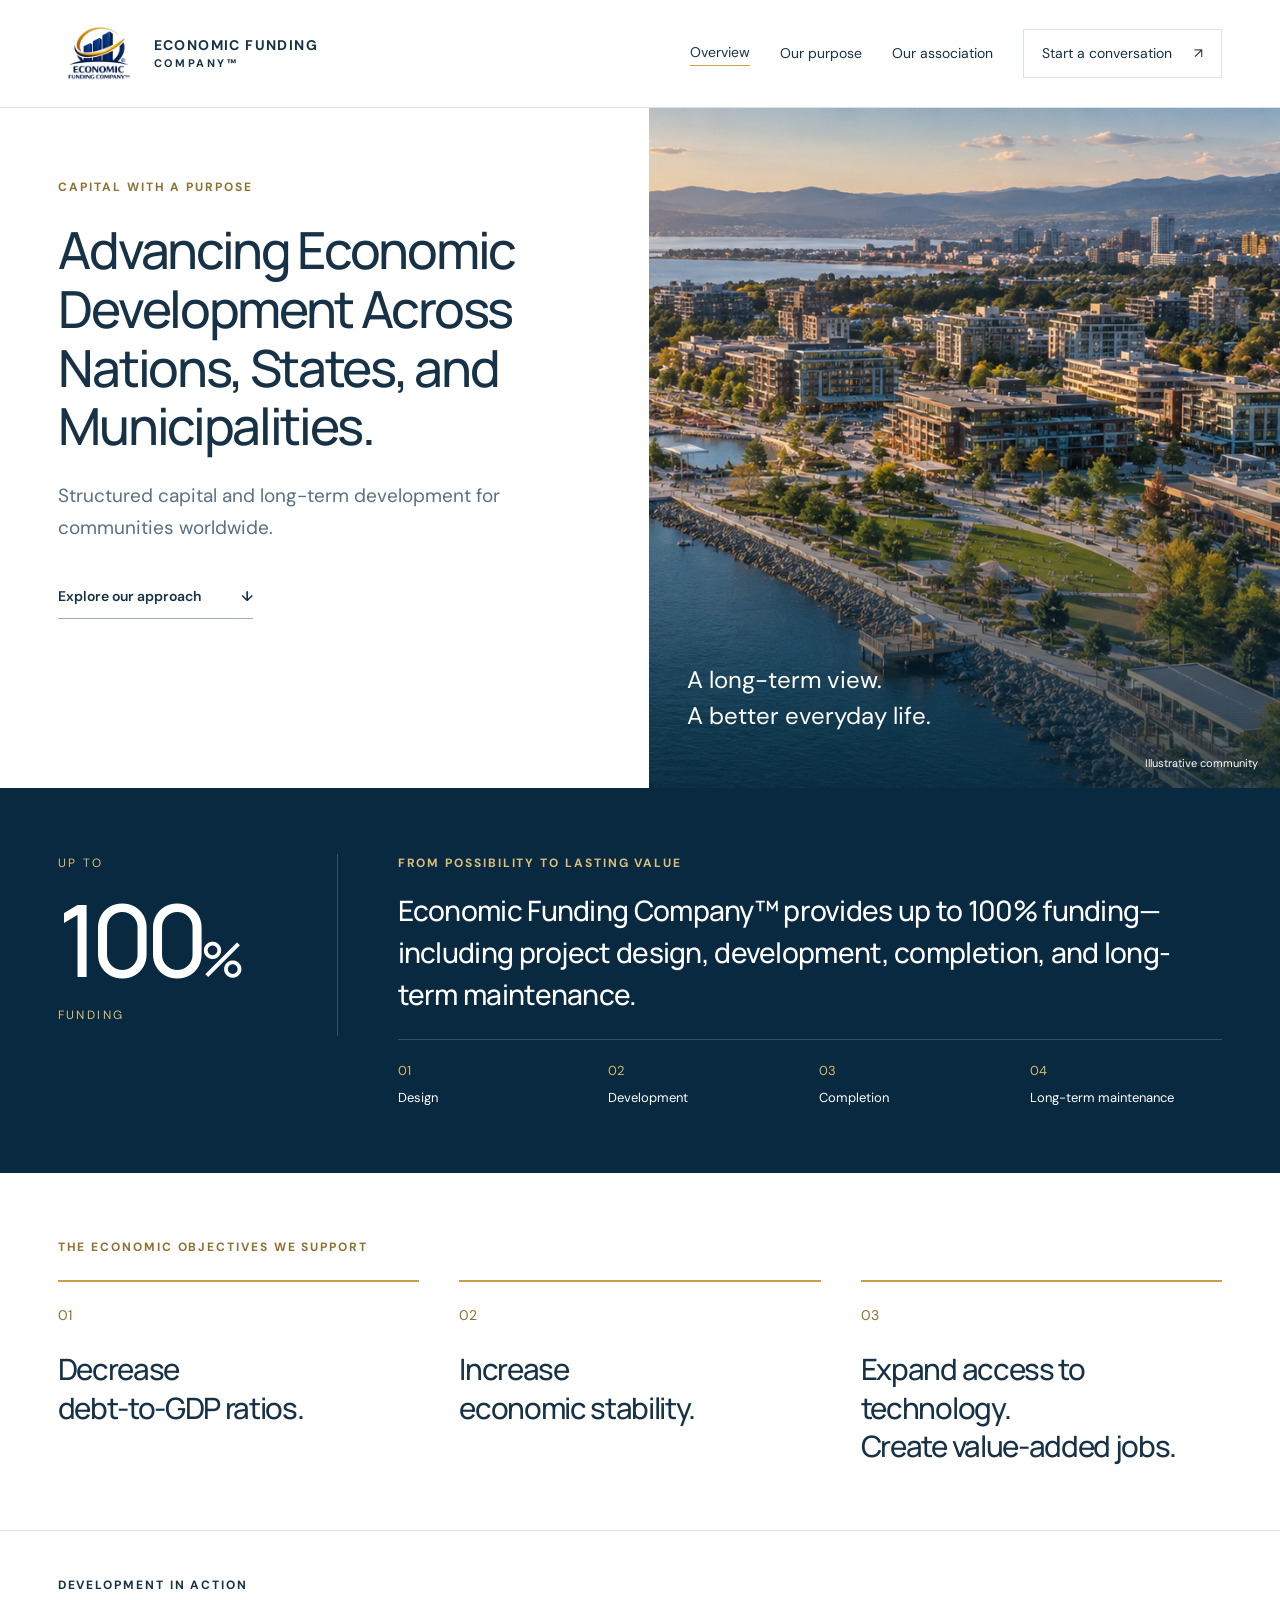
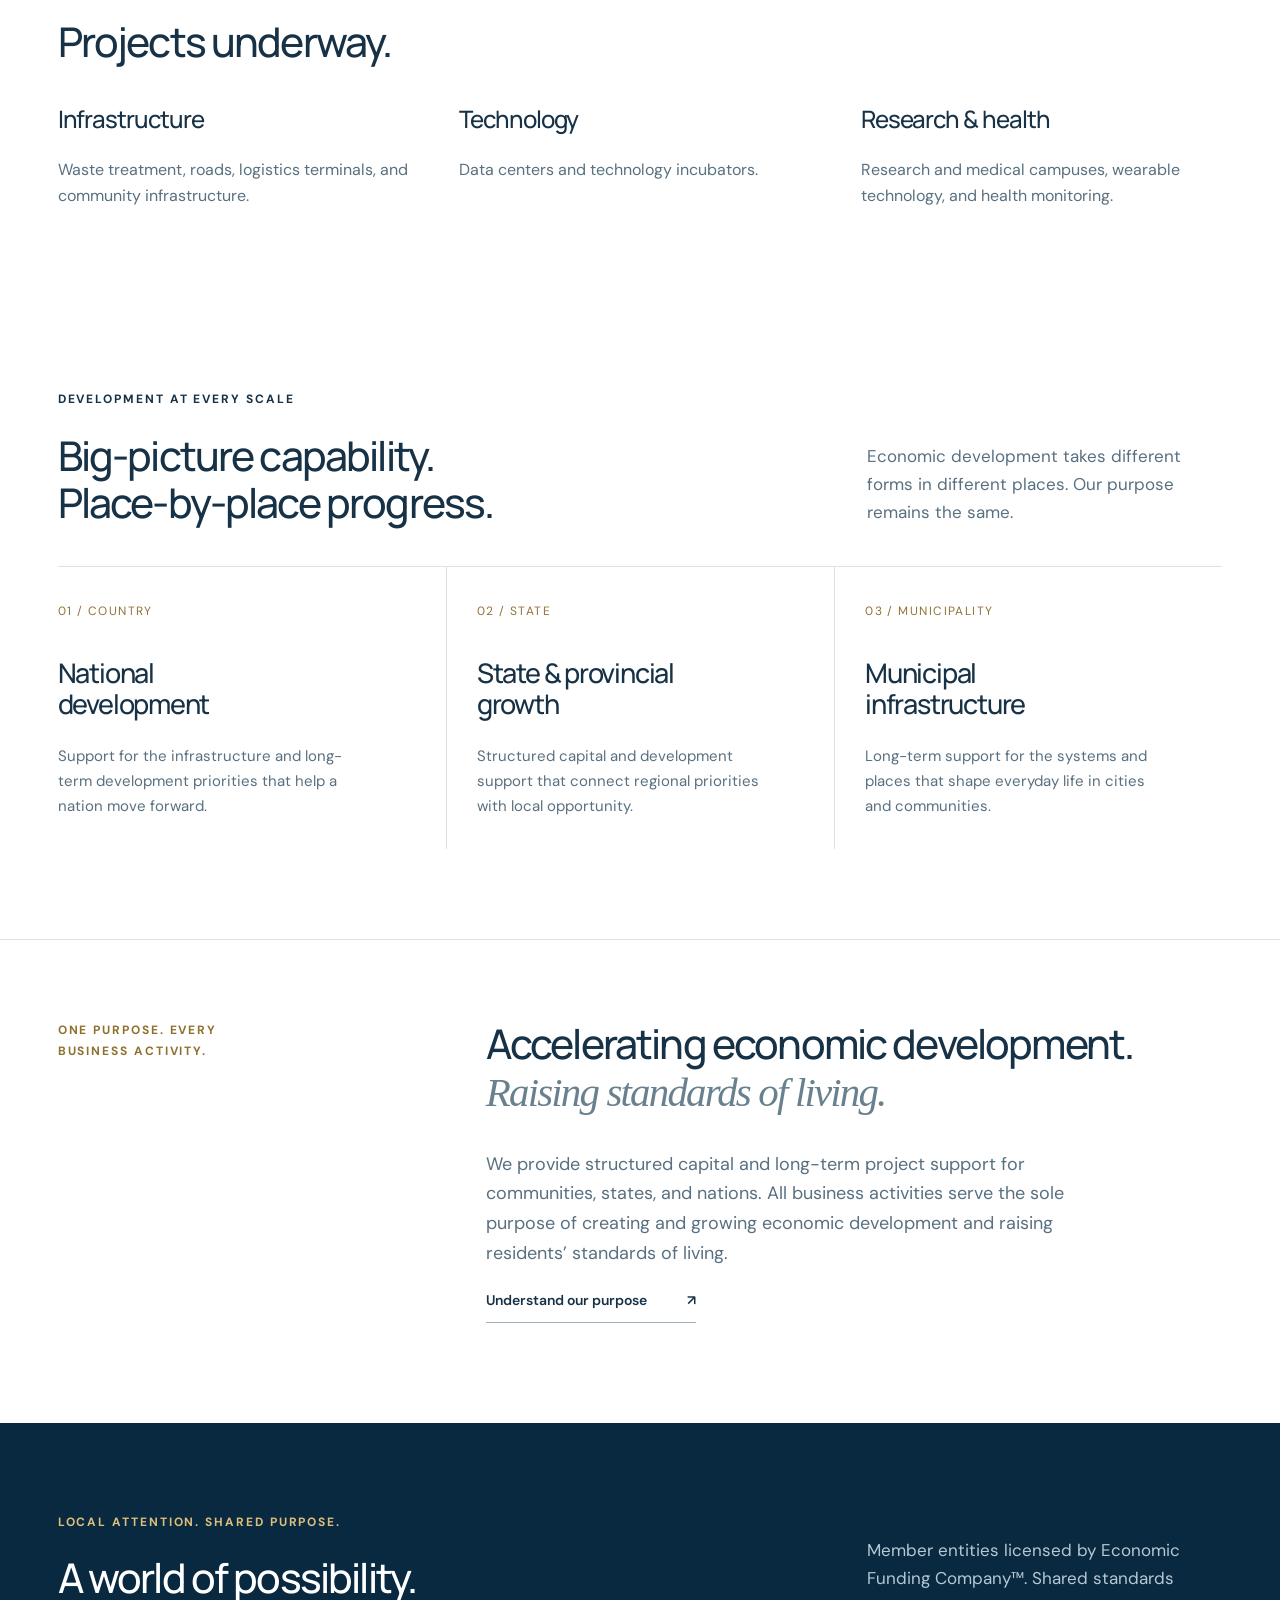
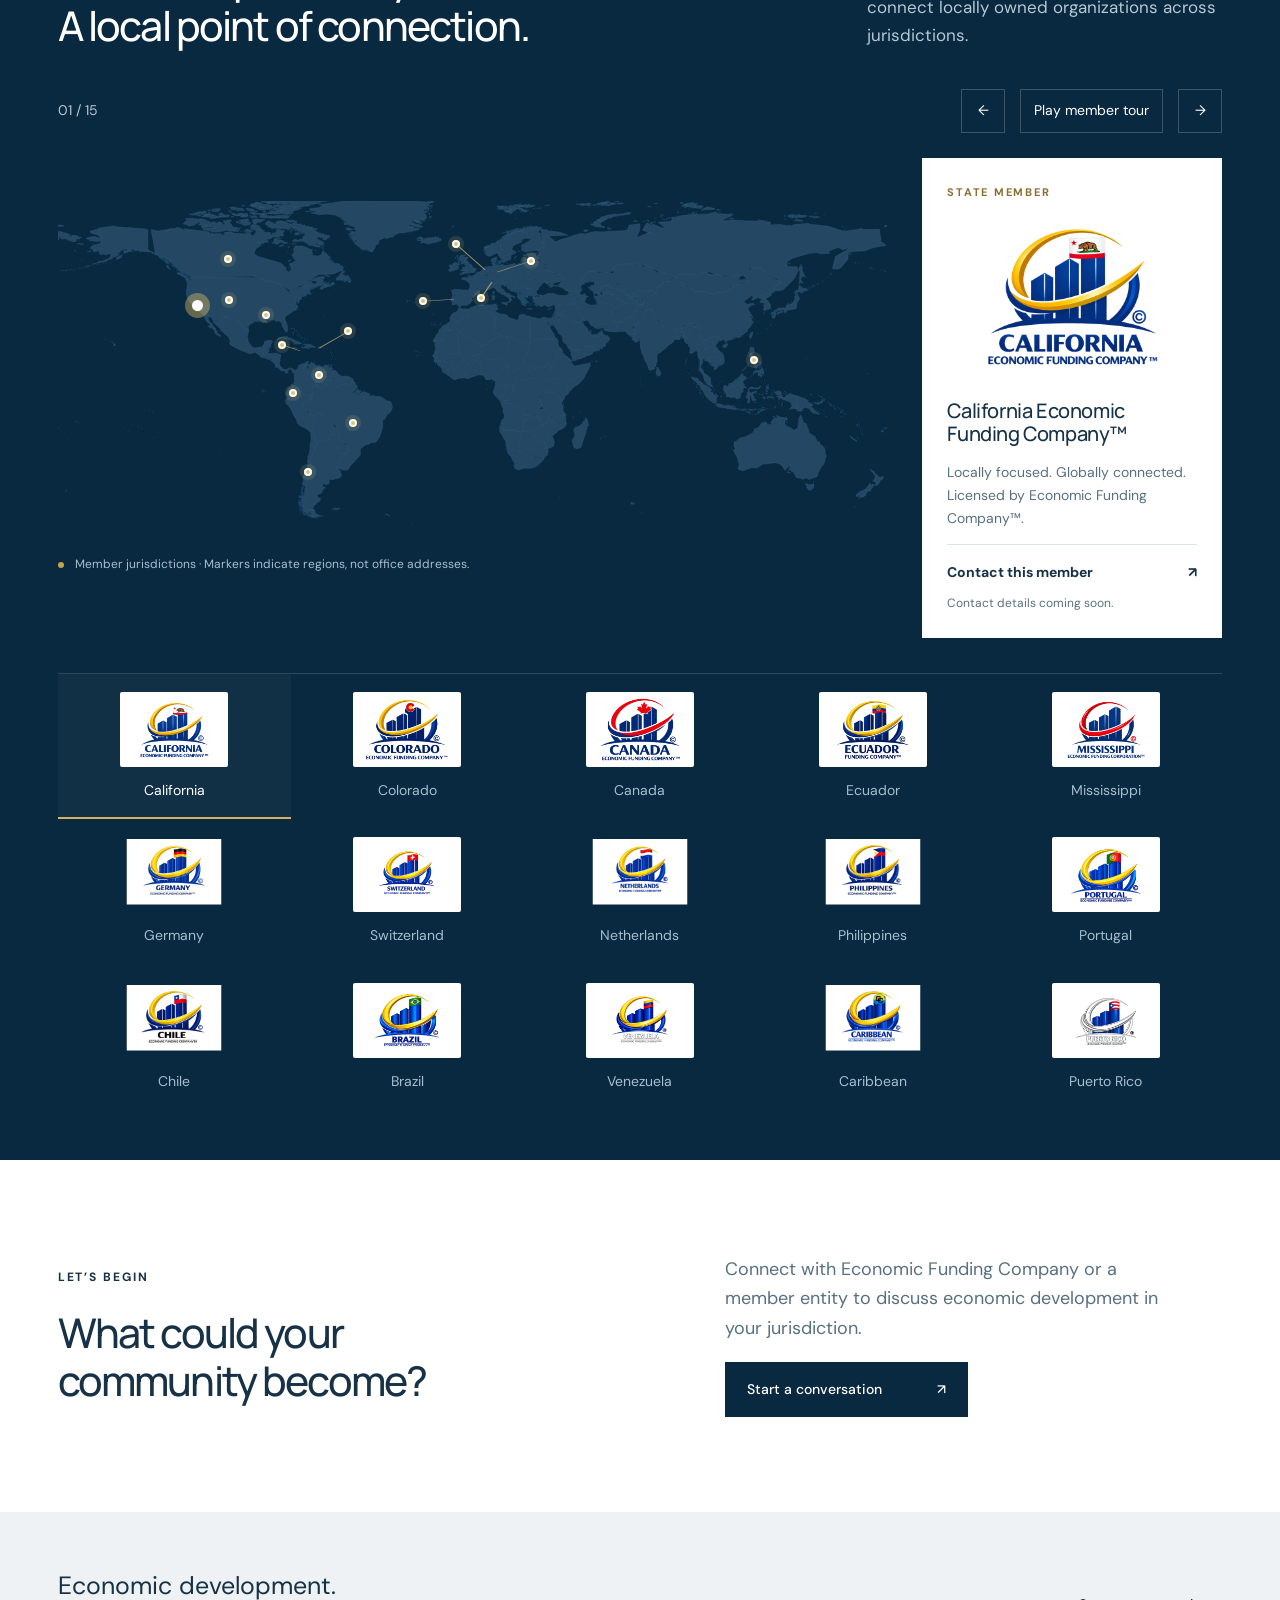
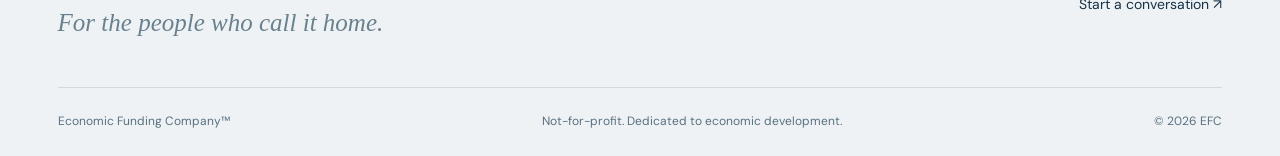
<file: index.html>
<!doctype html><html lang="en"><head><meta charset="utf-8"><meta name="viewport" content="width=device-width,initial-scale=1"><meta name="description" content="Not-for-profit economic development. Structured capital and long-term development for communities worldwide."><title>Economic Funding Company</title><link rel="icon" href="assets/master-transparent.png"><link rel="stylesheet" href="styles.css"><script src="script.js" defer></script></head><body><a class="skip" href="#main">Skip to content</a><header><a class="brand" href="index.html" aria-label="Economic Funding Company home"><img src="assets/master-transparent.png" alt=""/><span>ECONOMIC FUNDING<span>COMPANY™</span></span></a><button class="menu-toggle" aria-expanded="false" aria-controls="nav">Menu <span>☰</span></button><nav id="nav" aria-label="Main navigation"><a href="index.html" aria-current="page">Overview</a><a href="about.html" >Our purpose</a><a href="entities.html" >Our association</a><a class="nav-contact" href="contact.html">Start a conversation <span>↗</span></a></nav></header><main id="main"><section class="hero"><div class="hero-copy"><span class="eyebrow">CAPITAL WITH A PURPOSE</span><h1>Advancing Economic Development Across Nations, States, and Municipalities.</h1><p>Structured capital and long-term development for communities worldwide.</p><a class="text-link" href="#funding">Explore our approach <span>↓</span></a></div><div class="hero-image"><img src="assets/community-hero.png" alt="Illustrative waterfront community with housing, public space and connected infrastructure"/><div class="image-caption">A long-term view.<br><strong>A better everyday life.</strong></div><span class="illustration-note">Illustrative community</span></div></section><section class="funding" id="funding"><div class="wrap funding-layout"><div class="funding-number"><span>UP TO</span><strong>100<span>%</span></strong><span>FUNDING</span></div><div><span class="eyebrow">FROM POSSIBILITY TO LASTING VALUE</span><h2>Economic Funding Company™ provides up to 100% funding—including project design, development, completion, and long-term maintenance.</h2><div class="lifecycle"><span><b>01</b> Design</span><span><b>02</b> Development</span><span><b>03</b> Completion</span><span><b>04</b> Long-term maintenance</span></div></div></div></section><section class="outcomes wrap"><span class="eyebrow">THE ECONOMIC OBJECTIVES WE SUPPORT</span><div class="outcome-grid"><article><span>01</span><h2>Decrease<br>debt-to-GDP ratios.</h2></article><article><span>02</span><h2>Increase<br>economic stability.</h2></article><article><span>03</span><h2>Expand access to technology.<br>Create value-added jobs.</h2></article></div></section><section class="projects wrap"><div class="section-heading"><div><span class="eyebrow">DEVELOPMENT IN ACTION</span><h2>Projects underway.</h2></div></div><div class="project-grid"><article><h3>Infrastructure</h3><p>Waste treatment, roads, logistics terminals, and community infrastructure.</p></article><article><h3>Technology</h3><p>Data centers and technology incubators.</p></article><article><h3>Research & health</h3><p>Research and medical campuses, wearable technology, and health monitoring.</p></article></div></section><section class="wrap scope"><div class="section-heading"><div><span class="eyebrow">DEVELOPMENT AT EVERY SCALE</span><h2>Big-picture capability.<br>Place-by-place progress.</h2></div><p>Economic development takes different forms in different places. Our purpose remains the same.</p></div><div class="scope-grid"><article><span class="index">01 / COUNTRY</span><h3>National <br>development</h3><p>Support for the infrastructure and long-term development priorities that help a nation move forward.</p></article><article><span class="index">02 / STATE</span><h3>State & provincial <br>growth</h3><p>Structured capital and development support that connect regional priorities with local opportunity.</p></article><article><span class="index">03 / MUNICIPALITY</span><h3>Municipal <br>infrastructure</h3><p>Long-term support for the systems and places that shape everyday life in cities and communities.</p></article></div></section><section class="purpose wrap"><span class="eyebrow">ONE PURPOSE. EVERY BUSINESS ACTIVITY.</span><div><h2>Accelerating economic development.<br><em>Raising standards of living.</em></h2><p>We provide structured capital and long-term project support for communities, states, and nations. All business activities serve the sole purpose of creating and growing economic development and raising residents’ standards of living.</p><a class="text-link" href="about.html">Understand our purpose <span>↗</span></a></div></section><section class="network" id="members"><div class="wrap"><div class="section-heading"><div><span class="eyebrow">LOCAL ATTENTION. SHARED PURPOSE.</span><h2>A world of possibility.<br>A local point of connection.</h2></div><p>Member entities licensed by Economic Funding Company™. Shared standards connect locally owned organizations across jurisdictions.</p></div><div class="rotation-controls"><span id="member-position">01 / 15</span><button id="prev-member" aria-label="Previous member">←</button><button id="rotate-members" aria-pressed="false">Play member tour</button><button id="next-member" aria-label="Next member">→</button></div><div class="map-layout"><div class="map-column"><div class="map"><img src="assets/world-map.svg" alt="World map showing the geographic context of member jurisdictions"/><div class="map-markers"><svg class="map-leaders" viewBox="0 0 100 100" preserveAspectRatio="none" aria-hidden="true"><line x1="51.46944444444444" y1="20.599999999999998" x2="48" y2="13"/><line x1="52.90277777777777" y1="21.268965517241384" x2="57" y2="18"/><line x1="52.286111111111104" y1="24.26206896551724" x2="51" y2="29"/><line x1="47.71666666666667" y1="29.379310344827587" x2="44" y2="30"/><line x1="29.166666666666664" y1="44.827586206896555" x2="27" y2="43"/><line x1="31.502777777777776" y1="43.98620689655173" x2="35" y2="39"/></svg><button class="pin selected" data-member="california" style="left:16.805555555555554%;top:31.379310344827587%" aria-label="Select California" title="California" aria-pressed="true"><span></span></button><button class="pin " data-member="colorado" style="left:20.694444444444443%;top:29.655172413793103%" aria-label="Select Colorado" title="Colorado" aria-pressed="false"><span></span></button><button class="pin " data-member="canada" style="left:20.555555555555554%;top:17.24137931034483%" aria-label="Select Canada" title="Canada" aria-pressed="false"><span></span></button><button class="pin " data-member="ecuador" style="left:28.333333333333332%;top:57.58620689655172%" aria-label="Select Ecuador" title="Ecuador" aria-pressed="false"><span></span></button><button class="pin " data-member="mississippi" style="left:25.13888888888889%;top:34.13793103448276%" aria-label="Select Mississippi" title="Mississippi" aria-pressed="false"><span></span></button><button class="pin " data-member="germany" style="left:57%;top:18%" aria-label="Select Germany" title="Germany" aria-pressed="false"><span></span></button><button class="pin " data-member="switzerland" style="left:51%;top:29%" aria-label="Select Switzerland" title="Switzerland" aria-pressed="false"><span></span></button><button class="pin " data-member="netherlands" style="left:48%;top:13%" aria-label="Select Netherlands" title="Netherlands" aria-pressed="false"><span></span></button><button class="pin " data-member="philippines" style="left:83.88888888888889%;top:47.724137931034484%" aria-label="Select Philippines" title="Philippines" aria-pressed="false"><span></span></button><button class="pin " data-member="portugal" style="left:44%;top:30%" aria-label="Select Portugal" title="Portugal" aria-pressed="false"><span></span></button><button class="pin " data-member="chile" style="left:30.13888888888889%;top:81.17241379310346%" aria-label="Select Chile" title="Chile" aria-pressed="false"><span></span></button><button class="pin " data-member="brazil" style="left:35.58333333333333%;top:66.3448275862069%" aria-label="Select Brazil" title="Brazil" aria-pressed="false"><span></span></button><button class="pin " data-member="venezuela" style="left:31.5%;top:52.137931034482754%" aria-label="Select Venezuela" title="Venezuela" aria-pressed="false"><span></span></button><button class="pin " data-member="caribbean" style="left:27%;top:43%" aria-label="Select Caribbean" title="Caribbean" aria-pressed="false"><span></span></button><button class="pin " data-member="puerto-rico" style="left:35%;top:39%" aria-label="Select Puerto Rico" title="Puerto Rico" aria-pressed="false"><span></span></button></div></div><p class="map-caption"><span class="legend-dot"></span> Member jurisdictions · Markers indicate regions, not office addresses.</p></div><article class="member-detail" aria-live="polite"><span class="eyebrow" id="member-kind">STATE MEMBER</span><img id="member-logo" src="assets/california-transparent.png" alt="California Economic Funding Company logo"/><h3 id="member-title">California Economic Funding Company™</h3><p>Locally focused. Globally connected.<br>Licensed by Economic Funding Company™.</p><a id="member-contact" href="contact.html?entity=california">Contact this member <span>↗</span></a><small>Contact details coming soon.</small></article></div><div class="member-selector" aria-label="Choose a member entity"><button data-member="california" class="member-choice selected" aria-pressed="true"><img src="assets/california-transparent.png" alt="" loading="lazy"/><span>California</span></button><button data-member="colorado" class="member-choice " aria-pressed="false"><img src="assets/colorado-transparent.png" alt="" loading="lazy"/><span>Colorado</span></button><button data-member="canada" class="member-choice " aria-pressed="false"><img src="assets/canada-transparent.png" alt="" loading="lazy"/><span>Canada</span></button><button data-member="ecuador" class="member-choice " aria-pressed="false"><img src="assets/ecuador-transparent.png" alt="" loading="lazy"/><span>Ecuador</span></button><button data-member="mississippi" class="member-choice " aria-pressed="false"><img src="assets/mississippi-transparent.png" alt="" loading="lazy"/><span>Mississippi</span></button><button data-member="germany" class="member-choice " aria-pressed="false"><img src="assets/germany-clean.png" alt="" loading="lazy"/><span>Germany</span></button><button data-member="switzerland" class="member-choice " aria-pressed="false"><img src="assets/switzerland-clean.png" alt="" loading="lazy"/><span>Switzerland</span></button><button data-member="netherlands" class="member-choice " aria-pressed="false"><img src="assets/netherlands-clean.png" alt="" loading="lazy"/><span>Netherlands</span></button><button data-member="philippines" class="member-choice " aria-pressed="false"><img src="assets/philippines-clean.png" alt="" loading="lazy"/><span>Philippines</span></button><button data-member="portugal" class="member-choice " aria-pressed="false"><img src="assets/portugal-clean.png" alt="" loading="lazy"/><span>Portugal</span></button><button data-member="chile" class="member-choice " aria-pressed="false"><img src="assets/chile-clean.png" alt="" loading="lazy"/><span>Chile</span></button><button data-member="brazil" class="member-choice " aria-pressed="false"><img src="assets/brazil-clean.png" alt="" loading="lazy"/><span>Brazil</span></button><button data-member="venezuela" class="member-choice " aria-pressed="false"><img src="assets/venezuela-clean.png" alt="" loading="lazy"/><span>Venezuela</span></button><button data-member="caribbean" class="member-choice " aria-pressed="false"><img src="assets/caribbean-clean.png" alt="" loading="lazy"/><span>Caribbean</span></button><button data-member="puerto-rico" class="member-choice " aria-pressed="false"><img src="assets/puerto-rico-clean.png" alt="" loading="lazy"/><span>Puerto Rico</span></button></div></div></section><section class="contact-banner wrap"><div><span class="eyebrow">LET’S BEGIN</span><h2>What could your<br>community become?</h2></div><div><p>Connect with Economic Funding Company or a member entity to discuss economic development in your jurisdiction.</p><a class="button dark" href="contact.html">Start a conversation <span>↗</span></a></div></section></main><footer><div class="footer-top"><p>Economic development.<br><em>For the people who call it home.</em></p><a href="contact.html">Start a conversation ↗</a></div><div class="footer-bottom"><span>Economic Funding Company™</span><span>Not-for-profit. Dedicated to economic development.</span><span>© 2026 EFC</span></div></footer></body></html>
</file>
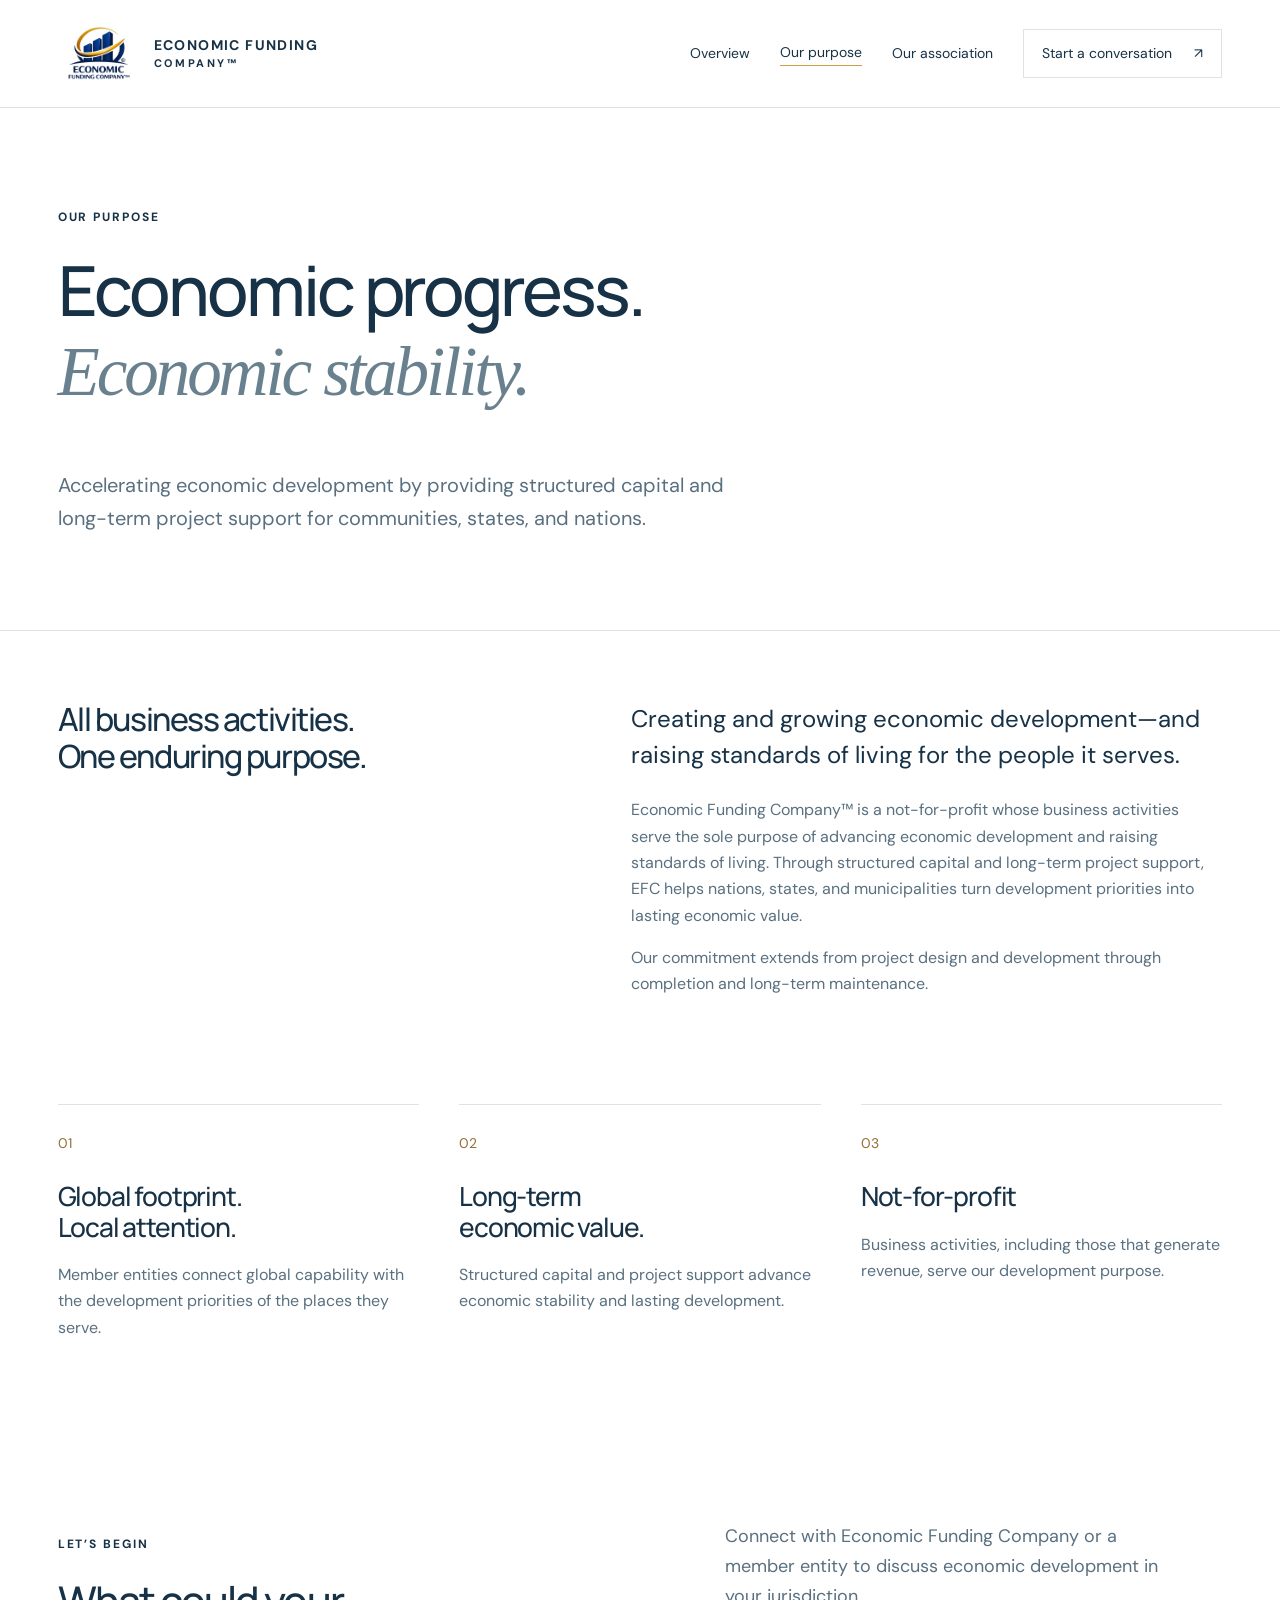
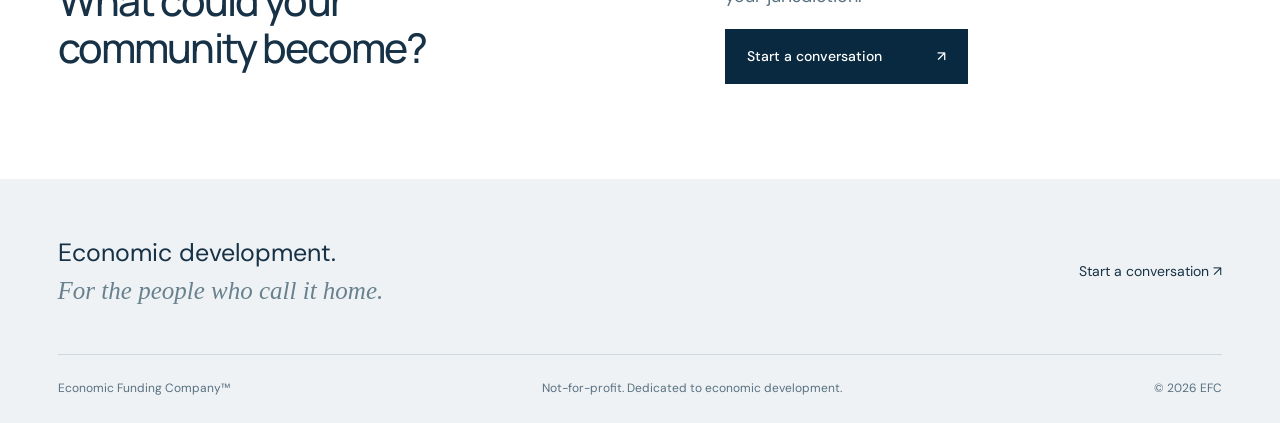
<file: about.html>
<!doctype html><html lang="en"><head><meta charset="utf-8"><meta name="viewport" content="width=device-width,initial-scale=1"><meta name="description" content="Not-for-profit economic development. Structured capital and long-term development for communities worldwide."><title>Our purpose | Economic Funding Company</title><link rel="icon" href="assets/master-transparent.png"><link rel="stylesheet" href="styles.css"><script src="script.js" defer></script></head><body><a class="skip" href="#main">Skip to content</a><header><a class="brand" href="index.html" aria-label="Economic Funding Company home"><img src="assets/master-transparent.png" alt=""/><span>ECONOMIC FUNDING<span>COMPANY™</span></span></a><button class="menu-toggle" aria-expanded="false" aria-controls="nav">Menu <span>☰</span></button><nav id="nav" aria-label="Main navigation"><a href="index.html" >Overview</a><a href="about.html" aria-current="page">Our purpose</a><a href="entities.html" >Our association</a><a class="nav-contact" href="contact.html">Start a conversation <span>↗</span></a></nav></header><main id="main"><section class="page-intro wrap"><span class="eyebrow">OUR PURPOSE</span><h1>Economic progress.<br><em>Economic stability.</em></h1><p>Accelerating economic development by providing structured capital and long-term project support for communities, states, and nations.</p></section><section class="editorial wrap"><h2>All business activities.<br>One enduring purpose.</h2><div><p class="large">Creating and growing economic development—and raising standards of living for the people it serves.</p><p>Economic Funding Company™ is a not-for-profit whose business activities serve the sole purpose of advancing economic development and raising standards of living. Through structured capital and long-term project support, EFC helps nations, states, and municipalities turn development priorities into lasting economic value.</p><p>Our commitment extends from project design and development through completion and long-term maintenance.</p></div></section><section class="principles wrap"><article><span>01</span><h3>Global footprint.<br>Local attention.</h3><p>Member entities connect global capability with the development priorities of the places they serve.</p></article><article><span>02</span><h3>Long-term<br>economic value.</h3><p>Structured capital and project support advance economic stability and lasting development.</p></article><article><span>03</span><h3>Not-for-profit</h3><p>Business activities, including those that generate revenue, serve our development purpose.</p></article></section><section class="contact-banner wrap"><div><span class="eyebrow">LET’S BEGIN</span><h2>What could your<br>community become?</h2></div><div><p>Connect with Economic Funding Company or a member entity to discuss economic development in your jurisdiction.</p><a class="button dark" href="contact.html">Start a conversation <span>↗</span></a></div></section></main><footer><div class="footer-top"><p>Economic development.<br><em>For the people who call it home.</em></p><a href="contact.html">Start a conversation ↗</a></div><div class="footer-bottom"><span>Economic Funding Company™</span><span>Not-for-profit. Dedicated to economic development.</span><span>© 2026 EFC</span></div></footer></body></html>
</file>
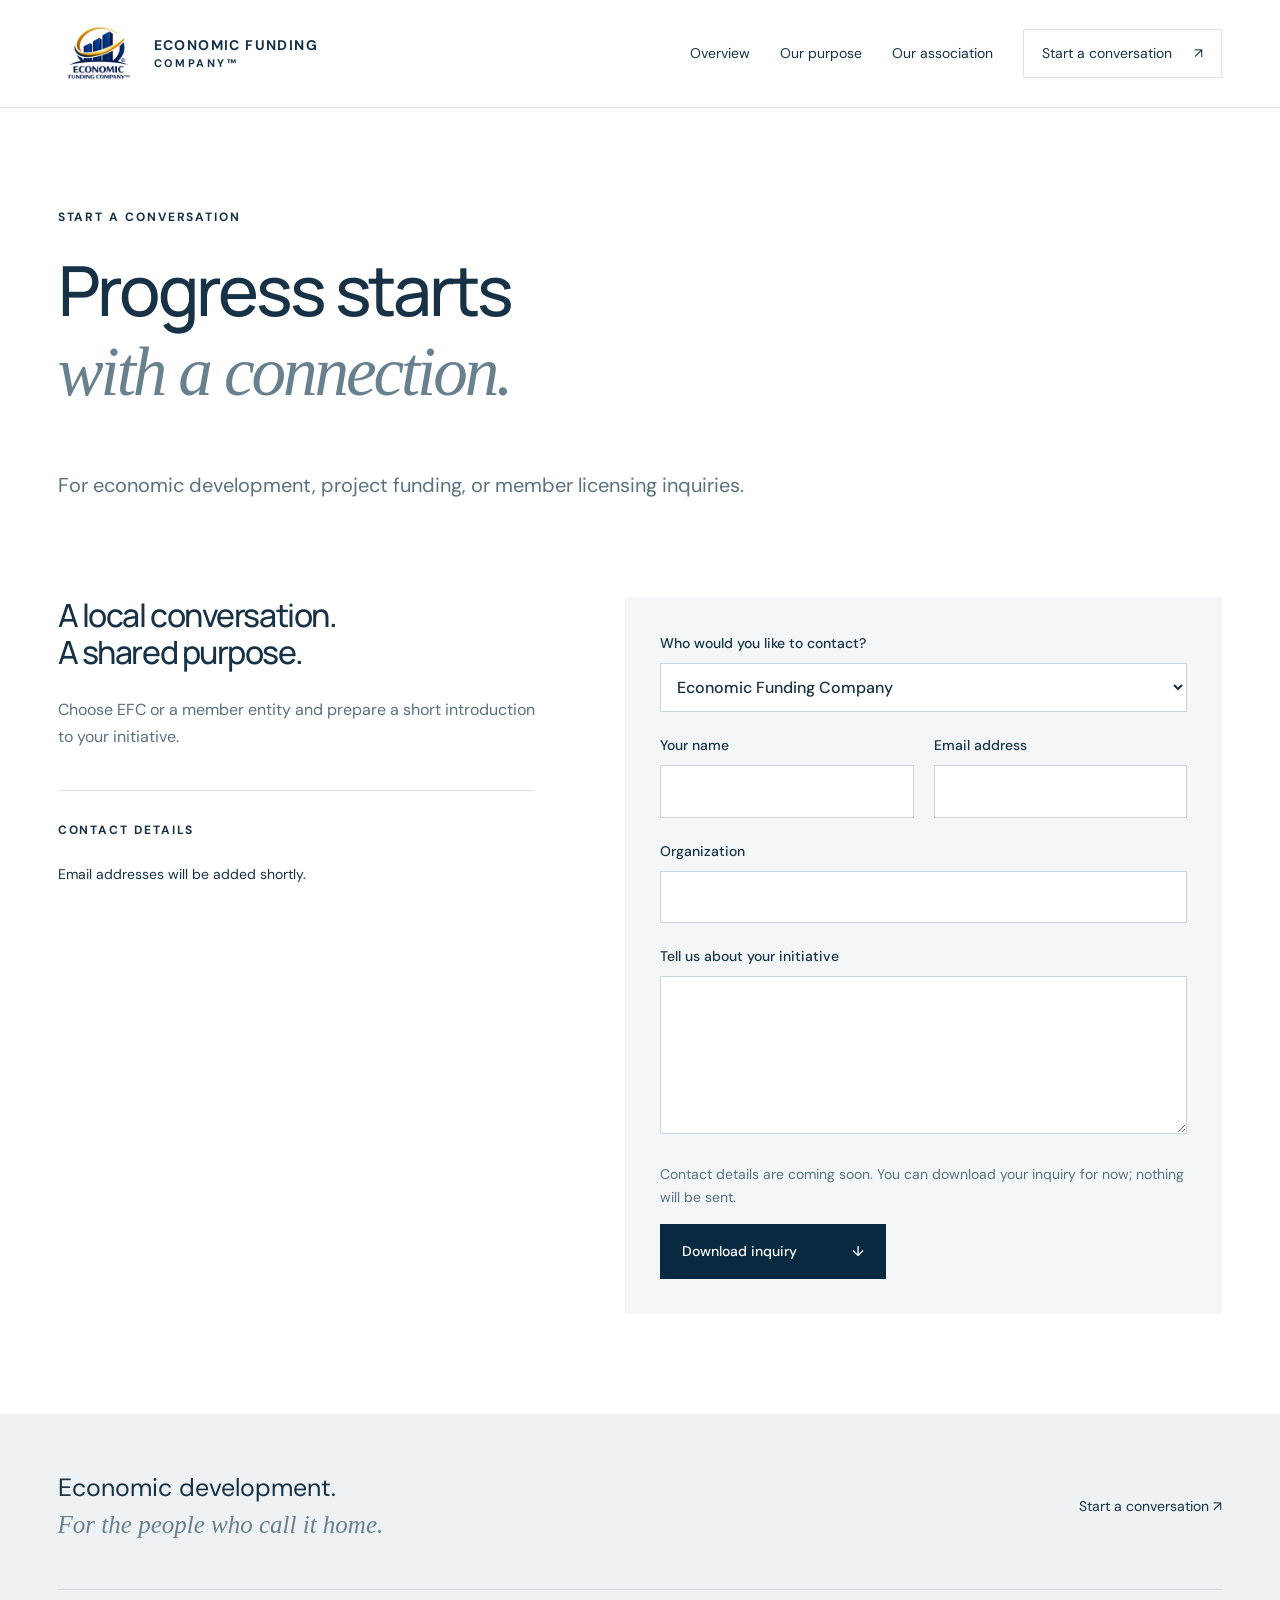
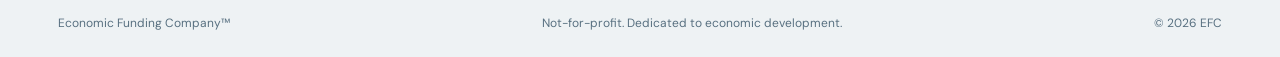
<file: contact.html>
<!doctype html><html lang="en"><head><meta charset="utf-8"><meta name="viewport" content="width=device-width,initial-scale=1"><meta name="description" content="Not-for-profit economic development. Structured capital and long-term development for communities worldwide."><title>Contact | Economic Funding Company</title><link rel="icon" href="assets/master-transparent.png"><link rel="stylesheet" href="styles.css"><script src="script.js" defer></script></head><body><a class="skip" href="#main">Skip to content</a><header><a class="brand" href="index.html" aria-label="Economic Funding Company home"><img src="assets/master-transparent.png" alt=""/><span>ECONOMIC FUNDING<span>COMPANY™</span></span></a><button class="menu-toggle" aria-expanded="false" aria-controls="nav">Menu <span>☰</span></button><nav id="nav" aria-label="Main navigation"><a href="index.html" >Overview</a><a href="about.html" >Our purpose</a><a href="entities.html" >Our association</a><a class="nav-contact" href="contact.html">Start a conversation <span>↗</span></a></nav></header><main id="main"><section class="page-intro wrap"><span class="eyebrow">START A CONVERSATION</span><h1>Progress starts<br><em>with a connection.</em></h1><p>For economic development, project funding, or member licensing inquiries.</p></section><section class="contact-layout wrap"><aside><h2>A local conversation.<br>A shared purpose.</h2><p>Choose EFC or a member entity and prepare a short introduction to your initiative.</p><div class="contact-placeholder"><span class="eyebrow">CONTACT DETAILS</span><p>Email addresses will be added shortly.</p></div></aside><form id="inquiry-form"><label>Who would you like to contact?<select name="entity"><option value="efc">Economic Funding Company</option><option value="california">California</option><option value="colorado">Colorado</option><option value="canada">Canada</option><option value="ecuador">Ecuador</option><option value="mississippi">Mississippi</option><option value="germany">Germany</option><option value="switzerland">Switzerland</option><option value="netherlands">Netherlands</option><option value="philippines">Philippines</option><option value="portugal">Portugal</option><option value="chile">Chile</option><option value="brazil">Brazil</option><option value="venezuela">Venezuela</option><option value="caribbean">Caribbean</option><option value="puerto-rico">Puerto Rico</option></select></label><div class="form-row"><label>Your name<input name="name" autocomplete="name" required/></label><label>Email address<input type="email" name="email" autocomplete="email" required/></label></div><label>Organization<input name="organization" autocomplete="organization"/></label><label>Tell us about your initiative<textarea name="message" rows="5" required></textarea></label><p class="form-note" id="form-status" role="status">Contact details are coming soon. You can download your inquiry for now; nothing will be sent.</p><button class="button dark" type="submit">Download inquiry <span>↓</span></button></form></section></main><footer><div class="footer-top"><p>Economic development.<br><em>For the people who call it home.</em></p><a href="contact.html">Start a conversation ↗</a></div><div class="footer-bottom"><span>Economic Funding Company™</span><span>Not-for-profit. Dedicated to economic development.</span><span>© 2026 EFC</span></div></footer></body></html>
</file>
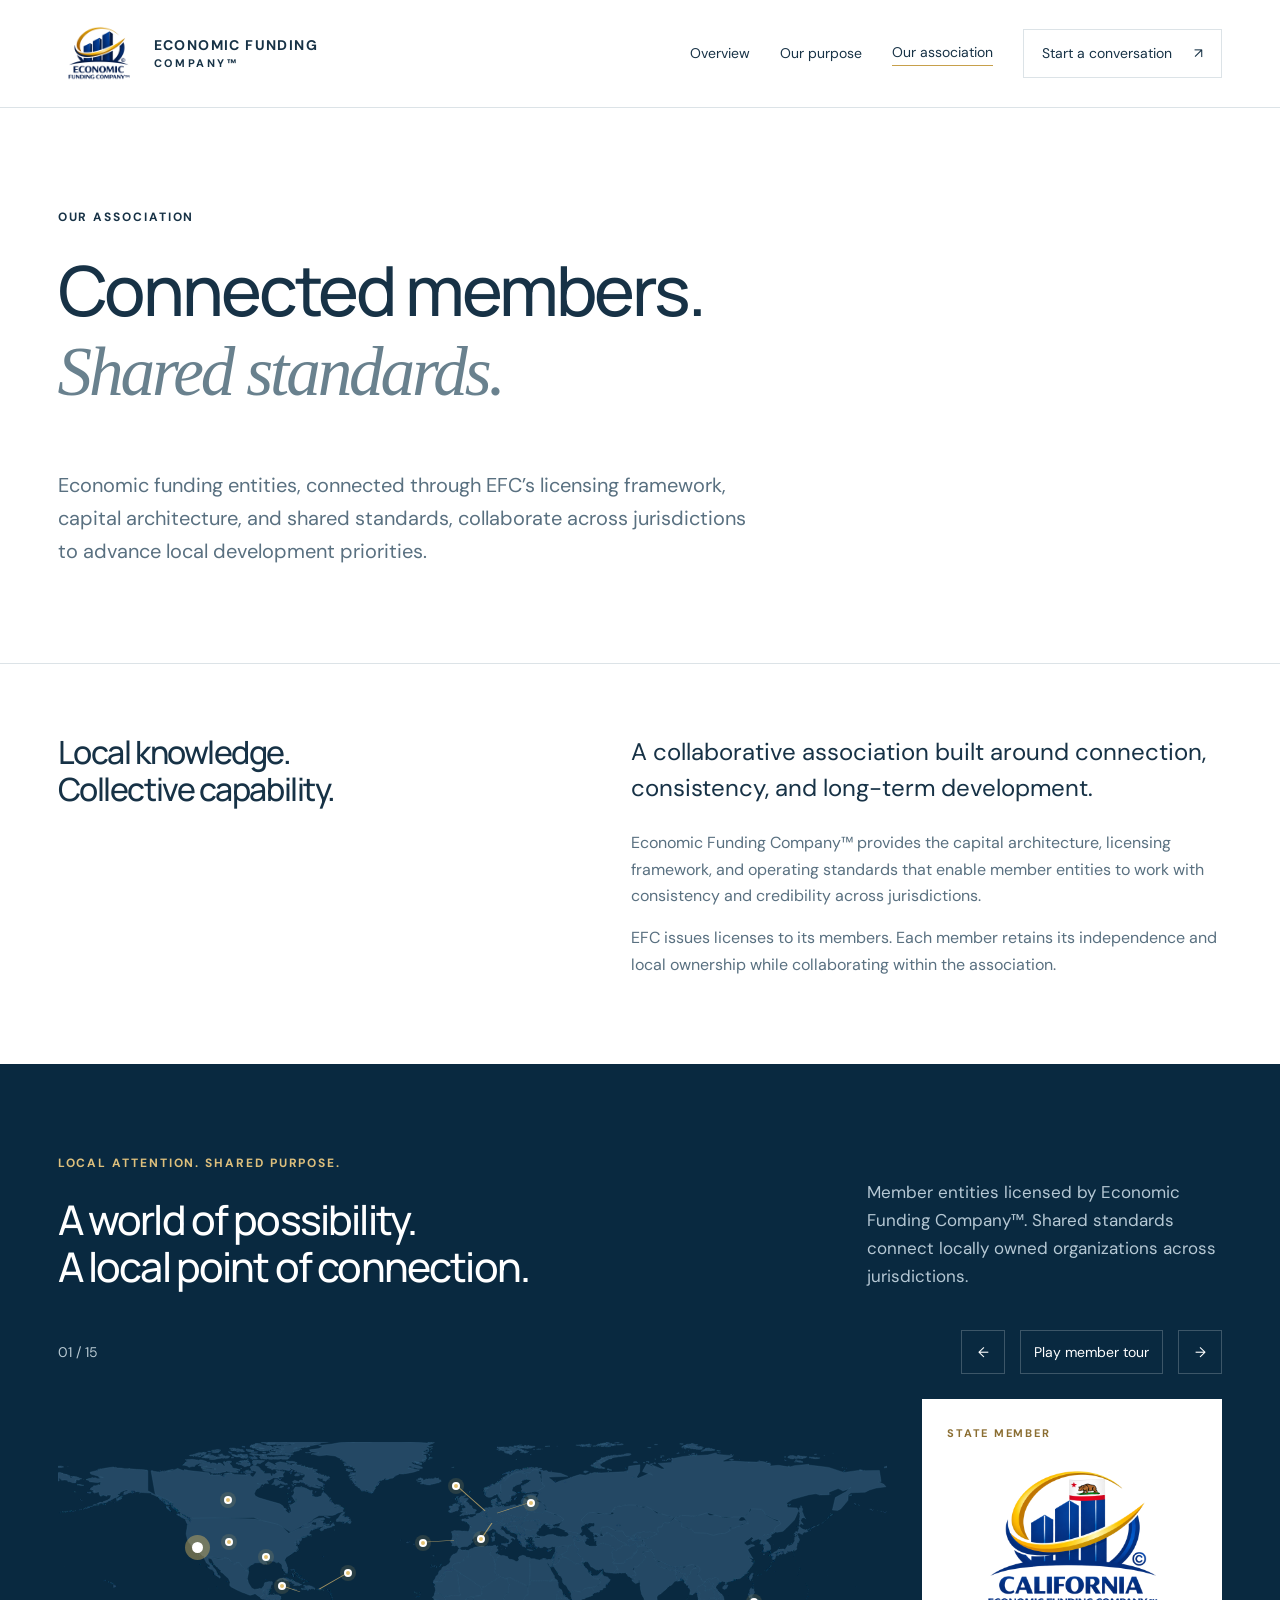
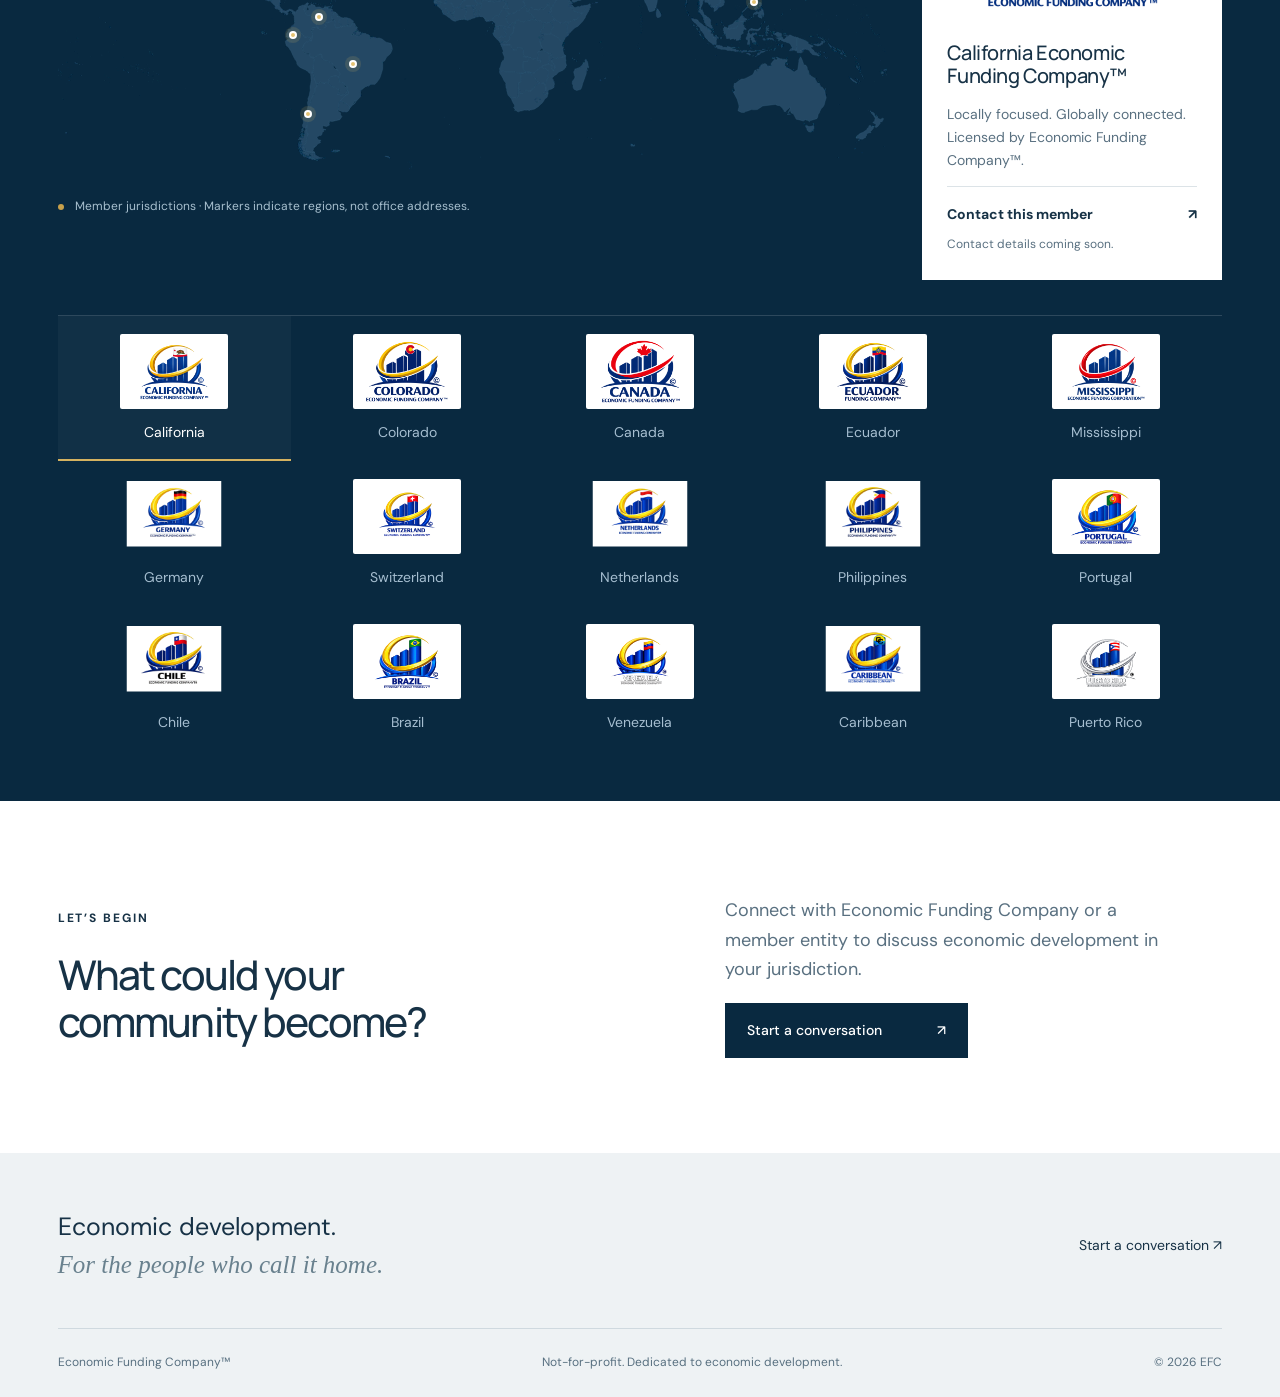
<file: entities.html>
<!doctype html><html lang="en"><head><meta charset="utf-8"><meta name="viewport" content="width=device-width,initial-scale=1"><meta name="description" content="Not-for-profit economic development. Structured capital and long-term development for communities worldwide."><title>Our association | Economic Funding Company</title><link rel="icon" href="assets/master-transparent.png"><link rel="stylesheet" href="styles.css"><script src="script.js" defer></script></head><body><a class="skip" href="#main">Skip to content</a><header><a class="brand" href="index.html" aria-label="Economic Funding Company home"><img src="assets/master-transparent.png" alt=""/><span>ECONOMIC FUNDING<span>COMPANY™</span></span></a><button class="menu-toggle" aria-expanded="false" aria-controls="nav">Menu <span>☰</span></button><nav id="nav" aria-label="Main navigation"><a href="index.html" >Overview</a><a href="about.html" >Our purpose</a><a href="entities.html" aria-current="page">Our association</a><a class="nav-contact" href="contact.html">Start a conversation <span>↗</span></a></nav></header><main id="main"><section class="page-intro wrap"><span class="eyebrow">OUR ASSOCIATION</span><h1>Connected members.<br><em>Shared standards.</em></h1><p>Economic funding entities, connected through EFC’s licensing framework, capital architecture, and shared standards, collaborate across jurisdictions to advance local development priorities.</p></section><section class="editorial wrap"><h2>Local knowledge.<br>Collective capability.</h2><div><p class="large">A collaborative association built around connection, consistency, and long-term development.</p><p>Economic Funding Company™ provides the capital architecture, licensing framework, and operating standards that enable member entities to work with consistency and credibility across jurisdictions.</p><p>EFC issues licenses to its members. Each member retains its independence and local ownership while collaborating within the association.</p></div></section><section class="network" id="members"><div class="wrap"><div class="section-heading"><div><span class="eyebrow">LOCAL ATTENTION. SHARED PURPOSE.</span><h2>A world of possibility.<br>A local point of connection.</h2></div><p>Member entities licensed by Economic Funding Company™. Shared standards connect locally owned organizations across jurisdictions.</p></div><div class="rotation-controls"><span id="member-position">01 / 15</span><button id="prev-member" aria-label="Previous member">←</button><button id="rotate-members" aria-pressed="false">Play member tour</button><button id="next-member" aria-label="Next member">→</button></div><div class="map-layout"><div class="map-column"><div class="map"><img src="assets/world-map.svg" alt="World map showing the geographic context of member jurisdictions"/><div class="map-markers"><svg class="map-leaders" viewBox="0 0 100 100" preserveAspectRatio="none" aria-hidden="true"><line x1="51.46944444444444" y1="20.599999999999998" x2="48" y2="13"/><line x1="52.90277777777777" y1="21.268965517241384" x2="57" y2="18"/><line x1="52.286111111111104" y1="24.26206896551724" x2="51" y2="29"/><line x1="47.71666666666667" y1="29.379310344827587" x2="44" y2="30"/><line x1="29.166666666666664" y1="44.827586206896555" x2="27" y2="43"/><line x1="31.502777777777776" y1="43.98620689655173" x2="35" y2="39"/></svg><button class="pin selected" data-member="california" style="left:16.805555555555554%;top:31.379310344827587%" aria-label="Select California" title="California" aria-pressed="true"><span></span></button><button class="pin " data-member="colorado" style="left:20.694444444444443%;top:29.655172413793103%" aria-label="Select Colorado" title="Colorado" aria-pressed="false"><span></span></button><button class="pin " data-member="canada" style="left:20.555555555555554%;top:17.24137931034483%" aria-label="Select Canada" title="Canada" aria-pressed="false"><span></span></button><button class="pin " data-member="ecuador" style="left:28.333333333333332%;top:57.58620689655172%" aria-label="Select Ecuador" title="Ecuador" aria-pressed="false"><span></span></button><button class="pin " data-member="mississippi" style="left:25.13888888888889%;top:34.13793103448276%" aria-label="Select Mississippi" title="Mississippi" aria-pressed="false"><span></span></button><button class="pin " data-member="germany" style="left:57%;top:18%" aria-label="Select Germany" title="Germany" aria-pressed="false"><span></span></button><button class="pin " data-member="switzerland" style="left:51%;top:29%" aria-label="Select Switzerland" title="Switzerland" aria-pressed="false"><span></span></button><button class="pin " data-member="netherlands" style="left:48%;top:13%" aria-label="Select Netherlands" title="Netherlands" aria-pressed="false"><span></span></button><button class="pin " data-member="philippines" style="left:83.88888888888889%;top:47.724137931034484%" aria-label="Select Philippines" title="Philippines" aria-pressed="false"><span></span></button><button class="pin " data-member="portugal" style="left:44%;top:30%" aria-label="Select Portugal" title="Portugal" aria-pressed="false"><span></span></button><button class="pin " data-member="chile" style="left:30.13888888888889%;top:81.17241379310346%" aria-label="Select Chile" title="Chile" aria-pressed="false"><span></span></button><button class="pin " data-member="brazil" style="left:35.58333333333333%;top:66.3448275862069%" aria-label="Select Brazil" title="Brazil" aria-pressed="false"><span></span></button><button class="pin " data-member="venezuela" style="left:31.5%;top:52.137931034482754%" aria-label="Select Venezuela" title="Venezuela" aria-pressed="false"><span></span></button><button class="pin " data-member="caribbean" style="left:27%;top:43%" aria-label="Select Caribbean" title="Caribbean" aria-pressed="false"><span></span></button><button class="pin " data-member="puerto-rico" style="left:35%;top:39%" aria-label="Select Puerto Rico" title="Puerto Rico" aria-pressed="false"><span></span></button></div></div><p class="map-caption"><span class="legend-dot"></span> Member jurisdictions · Markers indicate regions, not office addresses.</p></div><article class="member-detail" aria-live="polite"><span class="eyebrow" id="member-kind">STATE MEMBER</span><img id="member-logo" src="assets/california-transparent.png" alt="California Economic Funding Company logo"/><h3 id="member-title">California Economic Funding Company™</h3><p>Locally focused. Globally connected.<br>Licensed by Economic Funding Company™.</p><a id="member-contact" href="contact.html?entity=california">Contact this member <span>↗</span></a><small>Contact details coming soon.</small></article></div><div class="member-selector" aria-label="Choose a member entity"><button data-member="california" class="member-choice selected" aria-pressed="true"><img src="assets/california-transparent.png" alt="" loading="lazy"/><span>California</span></button><button data-member="colorado" class="member-choice " aria-pressed="false"><img src="assets/colorado-transparent.png" alt="" loading="lazy"/><span>Colorado</span></button><button data-member="canada" class="member-choice " aria-pressed="false"><img src="assets/canada-transparent.png" alt="" loading="lazy"/><span>Canada</span></button><button data-member="ecuador" class="member-choice " aria-pressed="false"><img src="assets/ecuador-transparent.png" alt="" loading="lazy"/><span>Ecuador</span></button><button data-member="mississippi" class="member-choice " aria-pressed="false"><img src="assets/mississippi-transparent.png" alt="" loading="lazy"/><span>Mississippi</span></button><button data-member="germany" class="member-choice " aria-pressed="false"><img src="assets/germany-clean.png" alt="" loading="lazy"/><span>Germany</span></button><button data-member="switzerland" class="member-choice " aria-pressed="false"><img src="assets/switzerland-clean.png" alt="" loading="lazy"/><span>Switzerland</span></button><button data-member="netherlands" class="member-choice " aria-pressed="false"><img src="assets/netherlands-clean.png" alt="" loading="lazy"/><span>Netherlands</span></button><button data-member="philippines" class="member-choice " aria-pressed="false"><img src="assets/philippines-clean.png" alt="" loading="lazy"/><span>Philippines</span></button><button data-member="portugal" class="member-choice " aria-pressed="false"><img src="assets/portugal-clean.png" alt="" loading="lazy"/><span>Portugal</span></button><button data-member="chile" class="member-choice " aria-pressed="false"><img src="assets/chile-clean.png" alt="" loading="lazy"/><span>Chile</span></button><button data-member="brazil" class="member-choice " aria-pressed="false"><img src="assets/brazil-clean.png" alt="" loading="lazy"/><span>Brazil</span></button><button data-member="venezuela" class="member-choice " aria-pressed="false"><img src="assets/venezuela-clean.png" alt="" loading="lazy"/><span>Venezuela</span></button><button data-member="caribbean" class="member-choice " aria-pressed="false"><img src="assets/caribbean-clean.png" alt="" loading="lazy"/><span>Caribbean</span></button><button data-member="puerto-rico" class="member-choice " aria-pressed="false"><img src="assets/puerto-rico-clean.png" alt="" loading="lazy"/><span>Puerto Rico</span></button></div></div></section><section class="contact-banner wrap"><div><span class="eyebrow">LET’S BEGIN</span><h2>What could your<br>community become?</h2></div><div><p>Connect with Economic Funding Company or a member entity to discuss economic development in your jurisdiction.</p><a class="button dark" href="contact.html">Start a conversation <span>↗</span></a></div></section></main><footer><div class="footer-top"><p>Economic development.<br><em>For the people who call it home.</em></p><a href="contact.html">Start a conversation ↗</a></div><div class="footer-bottom"><span>Economic Funding Company™</span><span>Not-for-profit. Dedicated to economic development.</span><span>© 2026 EFC</span></div></footer></body></html>
</file>
<file: styles.css>
@import url('https://fonts.googleapis.com/css2?family=DM+Sans:wght@400;500;600;700&family=Manrope:wght@400;500;600;700&display=swap');
:root{--navy:#092940;--gold:#c7a04b;--ink:#173246;--muted:#597080;--line:#dce3e7}*{box-sizing:border-box}html{scroll-behavior:smooth;scroll-padding-top:110px}body{margin:0;color:var(--ink);font:16px/1.65 'DM Sans',Arial,sans-serif;background:white}a{color:inherit;text-decoration:none}button,input,select,textarea{font:inherit}button{cursor:pointer}img{max-width:100%}h1,h2,h3,p{margin-top:0}h1,h2,h3{font-family:Manrope,Arial,sans-serif;line-height:1.15;letter-spacing:-.045em;font-weight:500}h1{font-size:clamp(2.5rem,4vw,4.1rem)}h2{font-size:clamp(2rem,3.2vw,3.35rem)}h3{font-size:1.65rem}em{font-family:Georgia,serif;font-weight:400;color:#69818e}header{height:108px;display:flex;align-items:center;justify-content:space-between;padding:0 4.5%;border-bottom:1px solid var(--line);background:white;position:sticky;top:0;z-index:20}.brand{display:flex;align-items:center;gap:14px}.brand img{width:82px;height:68px;object-fit:contain}.brand>span{font-size:14px;letter-spacing:.1em;font-weight:700;line-height:1.4}.brand>span>span{display:block;font-size:11px;letter-spacing:.24em}nav{display:flex;align-items:center;gap:30px;font-size:14px}nav a[aria-current]{border-bottom:1px solid var(--gold)}.nav-contact{padding:12px 18px;border:1px solid var(--line)}.nav-contact span{margin-left:18px}.menu-toggle{display:none}.wrap{max-width:1320px;margin:auto;padding-left:4.5%;padding-right:4.5%}.eyebrow{font-size:12px;font-weight:700;letter-spacing:.16em;display:block;margin-bottom:22px}.hero{display:grid;grid-template-columns:1.03fr 1fr;min-height:680px}.hero-copy{padding:70px 8% 65px 9%}.hero-copy .eyebrow{color:#8e712f}.hero-copy h1{margin-bottom:25px}.hero-copy p{max-width:450px;font-size:19px;color:var(--muted);margin-bottom:40px}.text-link{display:inline-flex;gap:40px;align-items:center;border-bottom:1px solid #9cafba;padding-bottom:10px;font-size:14px;font-weight:600}.hero-image{position:relative;overflow:hidden;background:var(--navy)}.hero-image>img{width:100%;height:100%;object-fit:cover;object-position:58% center;position:absolute}.hero-image:after{content:'';position:absolute;inset:50% 0 0;background:linear-gradient(transparent,#062639c9)}.image-caption{position:absolute;left:38px;bottom:54px;z-index:1;color:white;font-size:24px;line-height:1.5}.image-caption strong{font-weight:400}.illustration-note{position:absolute;right:22px;bottom:16px;color:white;font-size:11px;z-index:1}.funding{background:var(--navy);color:white;padding:66px 0}.funding-layout{display:grid;grid-template-columns:280px 1fr;gap:60px;align-items:center}.funding-number{border-right:1px solid #ffffff30;line-height:1;padding:15px 30px 15px 0}.funding-number>span{display:block;font-size:12px;letter-spacing:.2em;color:#dbbe7d}.funding-number strong{font:500 100px/1 Manrope,sans-serif;letter-spacing:-.08em;display:block;margin:15px 0 20px}.funding-number strong span{font-size:48px}.funding h2{font-size:clamp(1.4rem,2.2vw,2rem);letter-spacing:-.025em;line-height:1.5}.funding .eyebrow{color:#dbbe7d;margin-bottom:15px}.lifecycle{display:grid;grid-template-columns:repeat(4,1fr);gap:18px;padding-top:22px;border-top:1px solid #ffffff30;font-size:13px;line-height:1.4}.lifecycle b{display:block;color:#d7b76e;font-weight:400;margin-bottom:9px}.scope{padding-top:100px;padding-bottom:90px}.section-heading{display:flex;justify-content:space-between;gap:60px;align-items:flex-end;margin-bottom:40px}.section-heading h2{margin-bottom:0}.section-heading>p{max-width:355px;color:var(--muted);font-size:17px;margin:0}.scope-grid{display:grid;grid-template-columns:repeat(3,1fr);border-top:1px solid var(--line)}.scope-grid article{padding:35px 30px 15px 0}.scope-grid article+article{padding-left:30px;border-left:1px solid var(--line)}.index{display:block;letter-spacing:.12em;color:#927238;font-size:12px;margin-bottom:35px}.scope-grid h3{font-size:27px;margin-bottom:25px}.scope-grid p{font-size:15px;color:var(--muted);max-width:290px}.purpose{border-top:1px solid var(--line);padding-top:80px;padding-bottom:100px;display:grid;grid-template-columns:1fr 2fr;gap:60px}.purpose>.eyebrow{max-width:180px;line-height:1.8;color:#8e712f}.purpose p{max-width:620px;color:var(--muted);font-size:18px}.network{background:var(--navy);color:white;padding:90px 0 50px}.network .eyebrow{color:#ddbf7c}.network .section-heading>p{color:#b6c8d4}.map-layout{display:grid;grid-template-columns:minmax(0,1fr) 300px;gap:35px;align-items:center}.map{position:relative;aspect-ratio:1080/435}.map>img{display:block;width:100%;height:100%}.map-markers{position:absolute;inset:0}.pin{border:0;padding:0;width:24px;height:24px;position:absolute;transform:translate(-50%,-50%);border-radius:50%;display:grid;place-items:center;background:transparent;z-index:2}.pin span{display:block;width:8px;height:8px;background:#e4c273;border:2px solid white;border-radius:50%;box-shadow:0 0 0 4px #d8b66025}.pin.selected span{width:11px;height:11px;background:white;box-shadow:0 0 0 7px #d8b66070}.map-caption{color:#a7bfce;font-size:12px;margin:20px 0}.legend-dot{display:inline-block;width:6px;height:6px;border-radius:50%;background:var(--gold);margin-right:8px}.member-detail{background:white;color:var(--ink);padding:25px;min-height:390px}.member-detail .eyebrow{color:#8b6e32;font-size:11px;margin:0}.member-detail img{width:100%;height:170px;object-fit:contain;margin:10px 0}.member-detail h3{font-size:20px;letter-spacing:-.02em;margin-bottom:14px;min-height:48px}.member-detail p{font-size:14px;color:var(--muted)}.member-detail>a{font-size:14px;font-weight:700;display:flex;justify-content:space-between;border-top:1px solid var(--line);padding-top:16px}.member-detail small{font-size:12px;color:var(--muted);display:block;margin-top:9px}.member-selector{display:grid;grid-template-columns:repeat(5,1fr);margin-top:35px;border-top:1px solid #ffffff25}.member-choice{background:transparent;color:#a6bed0;border:0;border-bottom:2px solid transparent;padding:18px 10px 15px;display:flex;flex-direction:column;align-items:center;gap:12px;font-size:14px}.member-choice img{width:108px;height:75px;object-fit:contain;background:white;padding:4px;border-radius:2px}.member-choice.selected{border-bottom-color:#d5b260;background:#ffffff08;color:white}.rotation-controls{display:flex;align-items:center;justify-content:flex-end;gap:15px;margin-top:22px;font-size:14px;color:#b7c8d1}.rotation-controls button{border:1px solid #ffffff35;color:white;background:transparent;min-height:44px;min-width:44px;padding:5px 13px;font-size:14px}.rotation-controls>span{margin-right:auto}.contact-banner{padding-top:95px;padding-bottom:95px;display:grid;grid-template-columns:1.2fr 1fr;gap:70px;align-items:center}.contact-banner h2{margin-bottom:0}.contact-banner p{color:var(--muted);font-size:18px;max-width:460px}.button{display:inline-flex;justify-content:space-between;gap:55px;align-items:center;border:0;padding:16px 22px;font-size:14px;font-weight:500}.dark{background:var(--navy);color:white}footer{background:#eef2f4;padding:55px 4.5% 24px}.footer-top{display:flex;justify-content:space-between;align-items:center;padding-bottom:45px;border-bottom:1px solid #cfd9df;gap:30px}.footer-top p{font-size:25px;line-height:1.5;margin:0}.footer-top a{font-size:14px}.footer-bottom{display:flex;justify-content:space-between;gap:20px;margin-top:24px;font-size:12px;color:#587080}.page-intro{padding-top:100px;padding-bottom:75px}.page-intro h1{font-size:clamp(3rem,5.4vw,5.2rem)}.page-intro p{font-size:20px;color:var(--muted);max-width:690px}.editorial{display:grid;grid-template-columns:1fr 1.2fr;gap:80px;border-top:1px solid var(--line);padding-top:70px;padding-bottom:70px}.editorial h2{font-size:32px}.editorial p{color:var(--muted)}.editorial .large{font-size:24px;color:var(--ink);line-height:1.5}.principles{display:grid;grid-template-columns:repeat(3,1fr);gap:40px;padding-top:20px;padding-bottom:70px}.principles article{border-top:1px solid var(--line);padding-top:25px}.principles article>span{color:#937138;font-size:14px}.principles h3{margin:25px 0 20px}.principles p{color:var(--muted)}.contact-layout{display:grid;grid-template-columns:1fr 1.25fr;gap:90px;padding-bottom:100px}.contact-layout aside h2{font-size:32px}.contact-layout aside>p{color:var(--muted)}.contact-placeholder{border-top:1px solid var(--line);padding-top:30px;margin-top:40px}.contact-placeholder p{font-size:14px}form{padding:35px;background:#f4f7f8}form label{display:block;font-size:14px;font-weight:500;margin-bottom:22px}input,select,textarea{width:100%;border:1px solid #cbd5dc;border-radius:0;background:white;padding:12px;color:var(--ink);margin-top:8px;font-size:16px}textarea{resize:vertical}.form-row{display:grid;grid-template-columns:1fr 1fr;gap:20px}.form-note{font-size:14px;color:var(--muted)}.skip{position:absolute;top:-100px;left:20px;z-index:100;background:white;padding:10px}.skip:focus{top:10px}:focus-visible{outline:3px solid var(--gold);outline-offset:5px}a:hover{color:#9c792e}.button:hover{background:#1b4967;color:white}
@media(max-width:1050px){nav{gap:15px}.brand>span{font-size:11px}.brand img{width:65px}.hero-copy{padding:55px 7%}.hero-copy h1{font-size:3rem}.funding-layout{grid-template-columns:230px 1fr;gap:35px}.funding-number strong{font-size:86px}.map-layout{grid-template-columns:1fr 260px;gap:15px}.section-heading{gap:30px}.contact-layout{gap:40px}}
@media(max-width:760px){header{height:84px;padding:0 22px}.brand img{width:60px;height:55px}.brand>span{font-size:11px}.brand>span>span{font-size:10px}.menu-toggle{display:flex;align-items:center;gap:12px;background:none;border:0;color:var(--navy);font-size:14px;padding:12px}nav{display:none;position:absolute;top:84px;left:0;right:0;padding:25px;background:white;border-bottom:1px solid var(--line);flex-direction:column;align-items:stretch}nav.open{display:flex}.wrap{padding-left:24px;padding-right:24px}.hero{display:flex;flex-direction:column}.hero-copy{padding:48px 24px}.hero-copy h1{font-size:clamp(2.4rem,7.9vw,3.5rem)}.hero-copy p{font-size:17px}.hero-image{height:360px}.image-caption{left:24px;bottom:40px}.funding{padding:45px 0}.funding-layout{grid-template-columns:1fr;gap:30px}.funding-number{border-right:0;border-bottom:1px solid #ffffff30;padding-bottom:25px}.funding-number strong{font-size:85px;display:inline-block;margin:8px 15px 10px 0}.funding-number>span:last-child{display:inline}.lifecycle{grid-template-columns:1fr 1fr;row-gap:25px}.scope{padding-top:60px;padding-bottom:45px}.section-heading{display:block}.section-heading>p{margin-top:25px;max-width:none}.scope-grid{grid-template-columns:1fr}.scope-grid article,.scope-grid article+article{padding:25px 0;border-left:0;border-bottom:1px solid var(--line)}.index{margin-bottom:20px}.scope-grid h3 br{display:none}.scope-grid p{max-width:none}.purpose{display:block;padding-top:50px;padding-bottom:60px}.purpose>.eyebrow{max-width:none}.purpose p{font-size:17px}.network{padding-top:60px}.map-layout{display:flex;flex-direction:column;gap:20px}.map-column{width:100%}.map{margin:25px 0}.member-detail{width:100%;min-height:0}.member-detail img{height:175px}.member-detail h3{min-height:0}.member-selector{display:flex;overflow:auto;scroll-snap-type:x mandatory}.member-choice{min-width:120px;scroll-snap-align:start}.member-choice img{width:90px;height:65px}.contact-banner,.editorial,.contact-layout{grid-template-columns:1fr;gap:30px;padding-top:55px;padding-bottom:55px}.footer-top,.footer-bottom{align-items:flex-start;flex-direction:column}.footer-top p{font-size:22px}.footer-bottom{gap:10px}.page-intro{padding-top:55px;padding-bottom:40px}.page-intro h1{font-size:3rem}.page-intro p{font-size:18px}.principles{grid-template-columns:1fr;gap:25px}.form-row{grid-template-columns:1fr;gap:0}form{padding:24px}.contact-layout{padding-top:0}.eyebrow{font-size:11px}}
@media(prefers-reduced-motion:reduce){html{scroll-behavior:auto}*{transition:none!important;animation:none!important}}

/* Economic objectives and expanded association */
.funding-layout{align-items:start}.funding-number{padding-top:0}.funding-number>span:first-child{line-height:1.65}
.outcomes{padding-top:65px;padding-bottom:65px}.outcomes>.eyebrow{color:#8e712f}.outcome-grid,.project-grid{display:grid;grid-template-columns:repeat(3,1fr);gap:40px}.outcome-grid article{border-top:2px solid var(--gold);padding-top:20px}.outcome-grid article>span{font-size:14px;color:#8e712f}.outcome-grid h2{font-size:clamp(1.5rem,2.3vw,2.3rem);line-height:1.3;margin:22px 0 0}.projects{padding-top:45px;padding-bottom:65px;border-top:1px solid var(--line)}.project-grid h3{font-size:24px}.project-grid p{color:var(--muted)}.member-selector{grid-template-columns:repeat(5,minmax(0,1fr))}.pin{width:14px;height:14px}.pin:focus-visible{z-index:5}.pin:hover{z-index:6}.pin:hover:after{content:attr(title);position:absolute;bottom:20px;background:white;color:var(--navy);font-size:14px;padding:3px 8px;white-space:nowrap}.pin.selected{z-index:4}
@media(max-width:760px){.outcome-grid,.project-grid{grid-template-columns:1fr;gap:25px}.outcomes{padding-top:45px;padding-bottom:45px}.outcome-grid h2{font-size:1.8rem}.projects{padding-top:40px;padding-bottom:40px}.member-selector{display:grid;grid-template-columns:repeat(3,minmax(0,1fr));overflow:visible}.member-choice{min-width:0;font-size:13px;padding:12px 4px}.member-choice img{width:85px;height:60px}}

.map-leaders{position:absolute;inset:0;width:100%;height:100%;pointer-events:none}.map-leaders line{stroke:#d7b76e;stroke-width:.15;opacity:.75}

/* Frame supplied artwork where generated exports failed. */
img[src$="caribbean-clean.png"],img[src$="chile-clean.png"],img[src$="germany-clean.png"],img[src$="netherlands-clean.png"],img[src$="philippines-clean.png"]{clip-path:inset(12% 15% 18% 15%);transform:scale(1.25)}

.rotation-controls{margin:0 0 25px}.rotation-controls button[aria-pressed="true"]{background:#d5b260;color:#092940;border-color:#d5b260}
</file>
